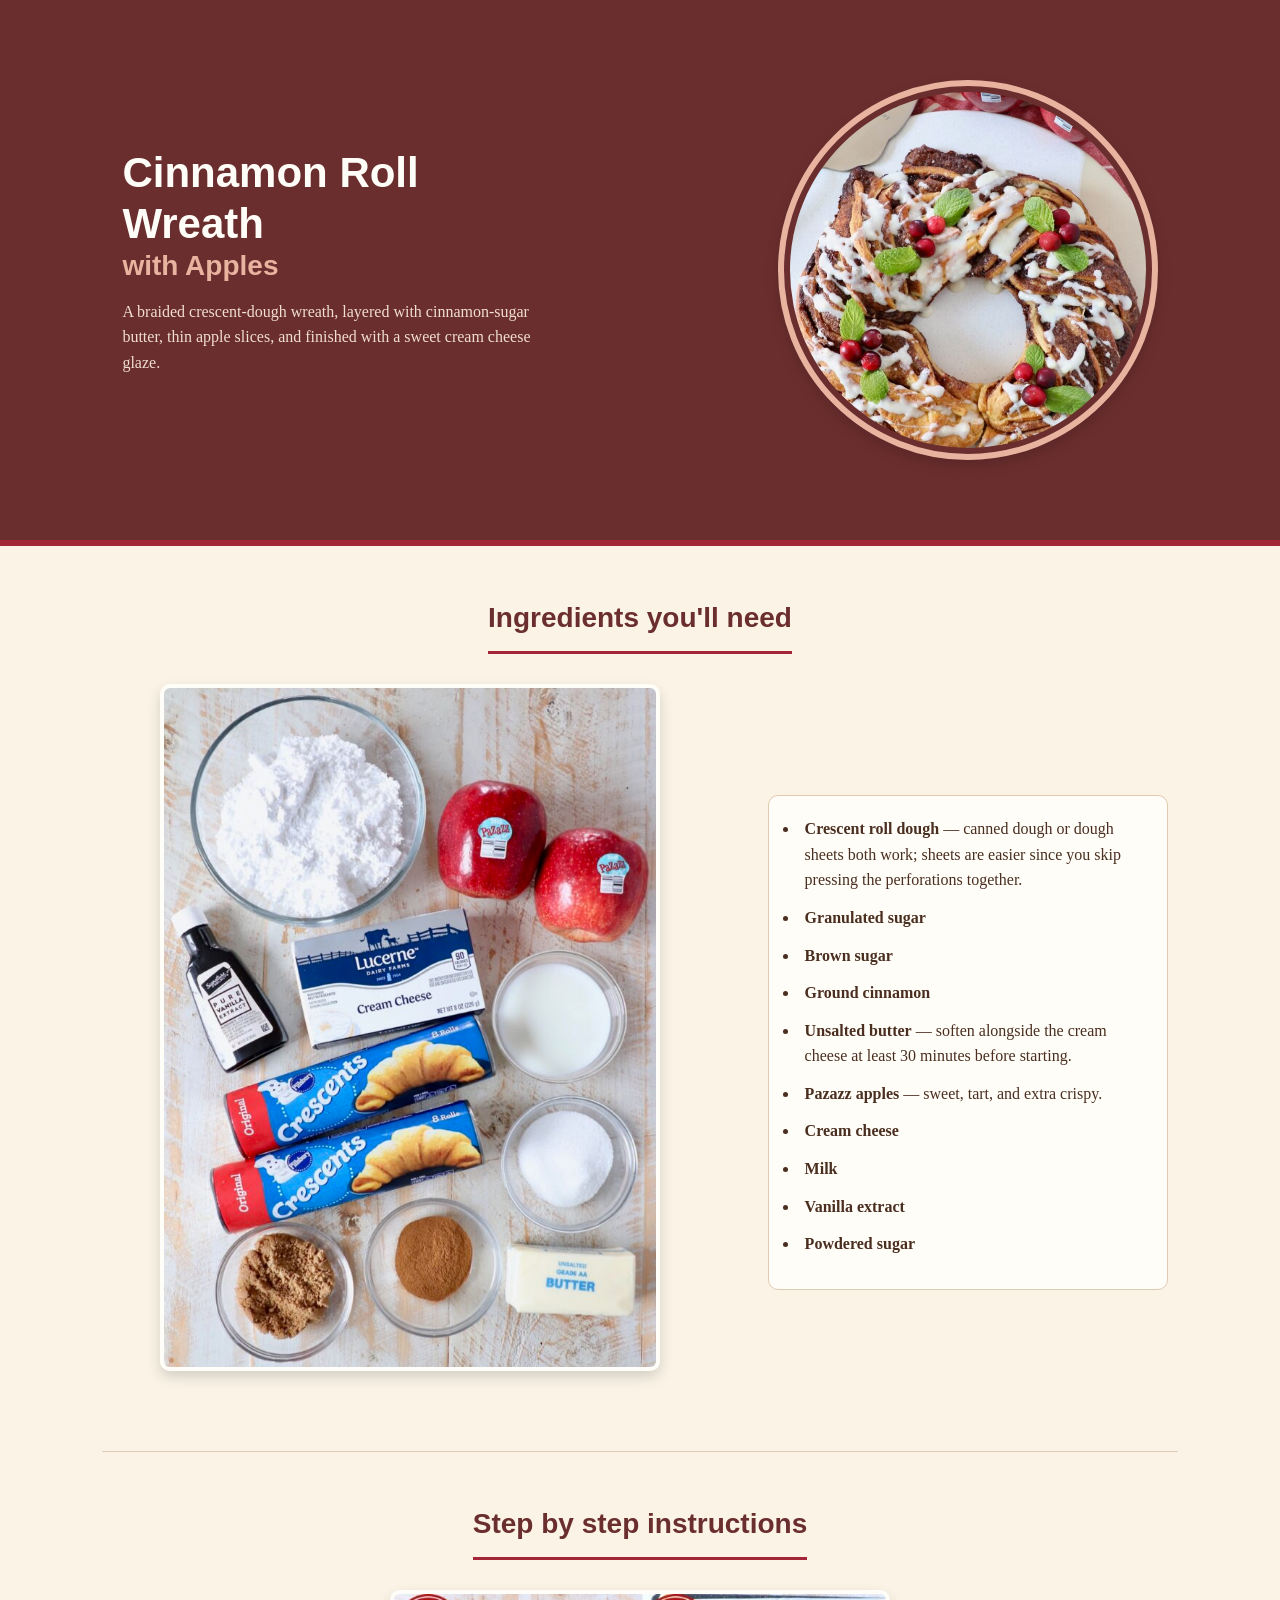
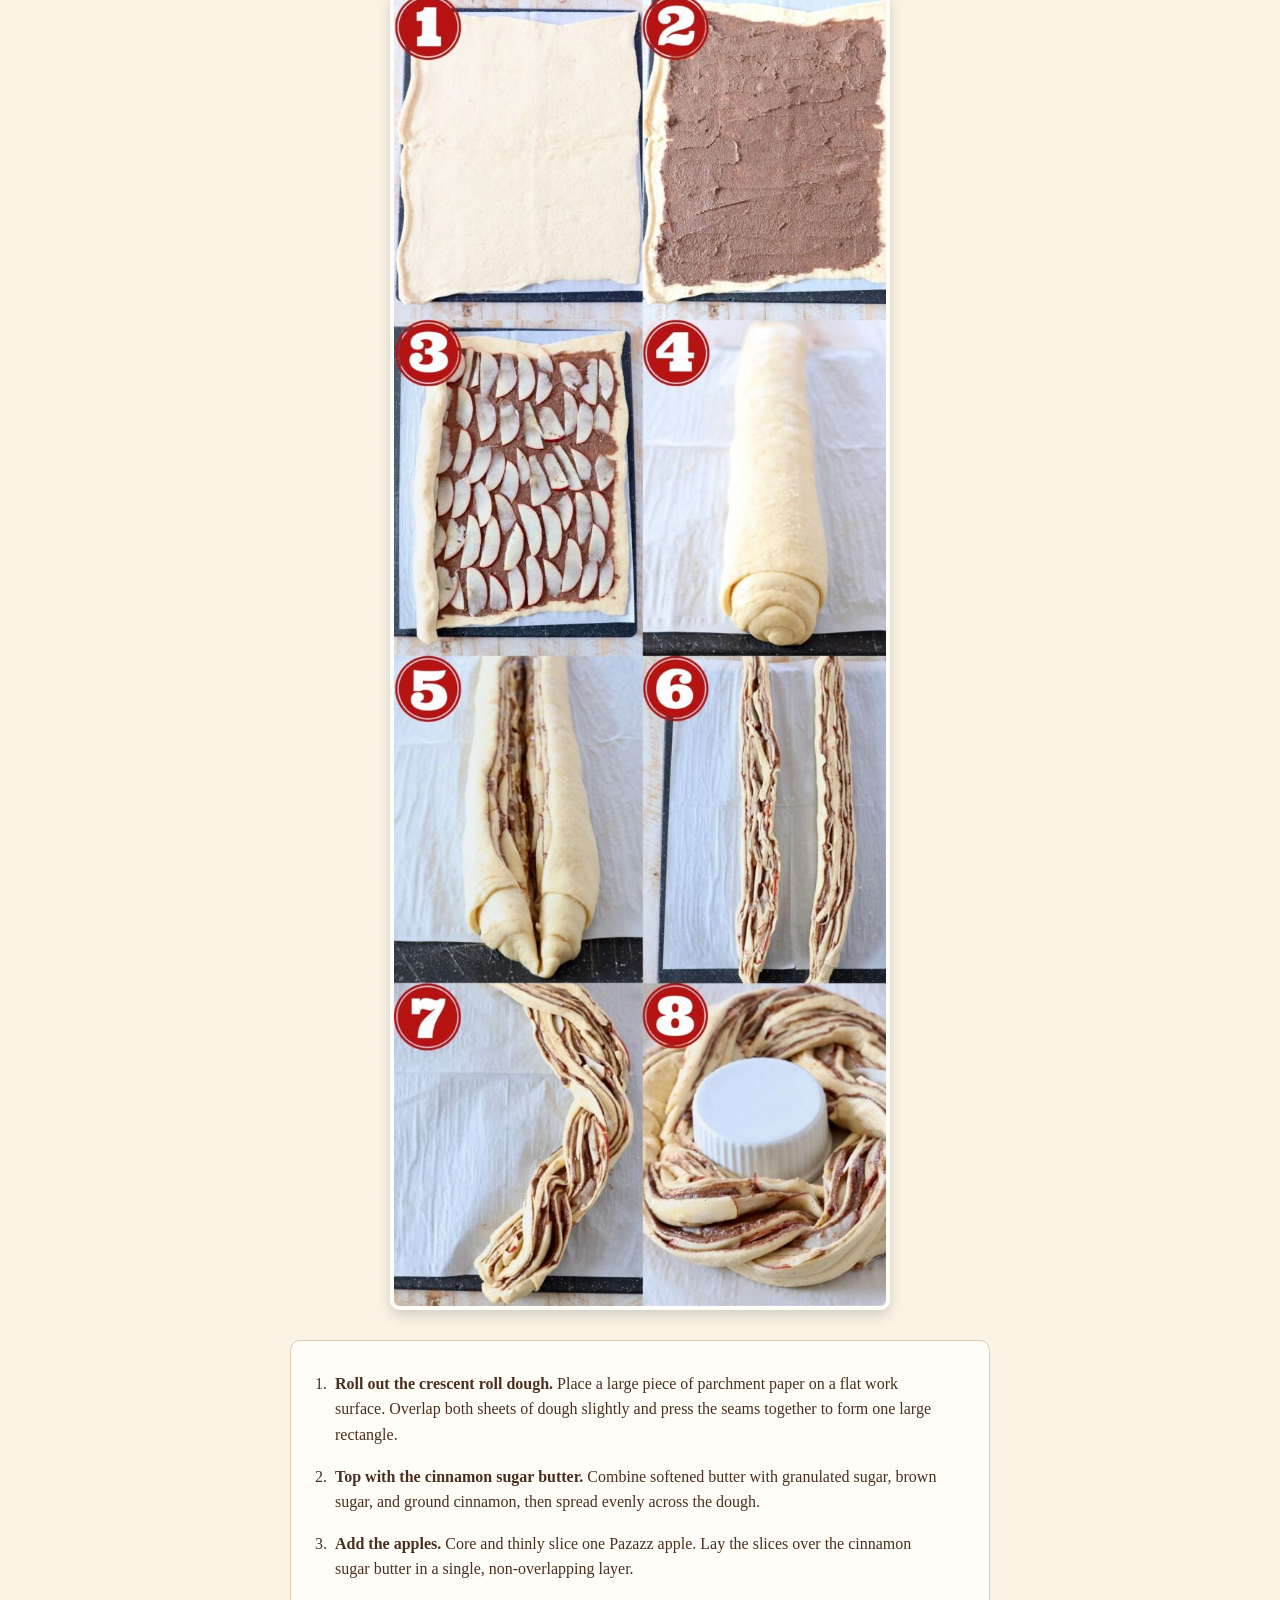
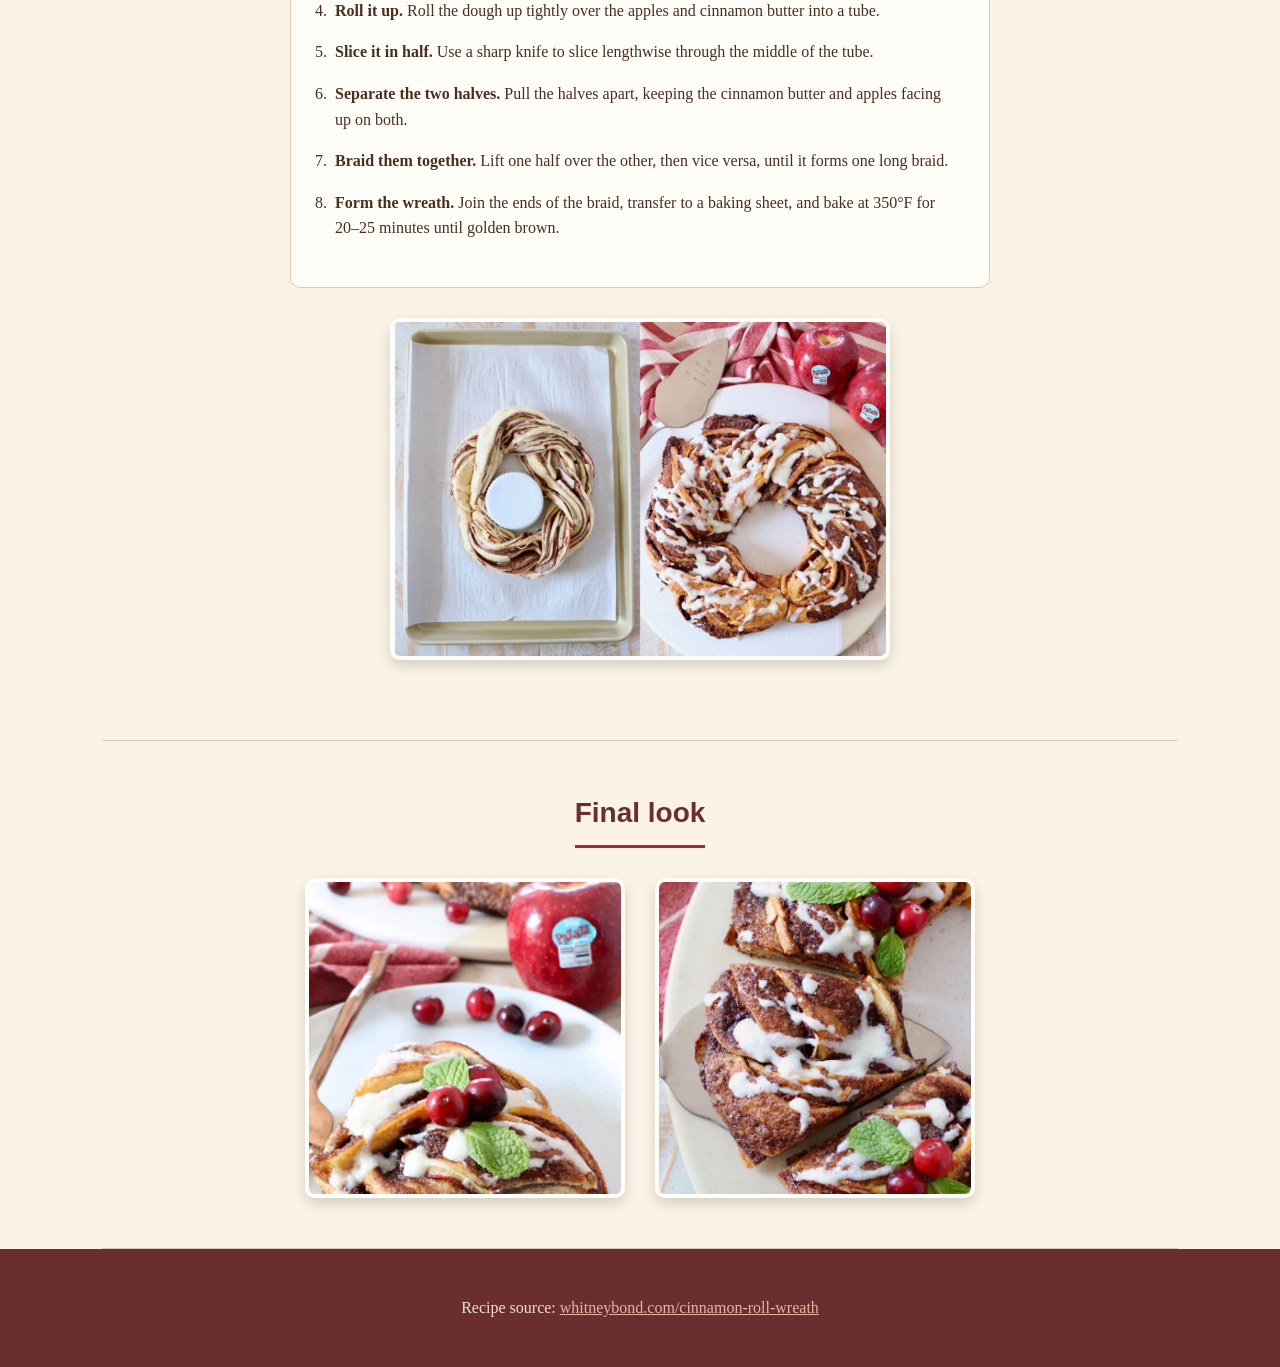
<file: assignment-3/index.html>
<!DOCTYPE html>
<html lang="th">
<head>
    <meta charset='utf-8'>
    <meta http-equiv='X-UA-Compatible' content='IE=edge'>
    <link rel='stylesheet' type='text/css' media='screen' href='main.css'>
    <title>Cinnamon Roll Wreath with Apples</title>
    <meta name='viewport' content='width=device-width, initial-scale=1'>
</head>
<body>

    <header class="hero">
        <div class="hero-text">
            <h1>Cinnamon Roll Wreath <span>with Apples</span></h1>
            <p class="subtitle">A braided crescent-dough wreath, layered with cinnamon-sugar butter, thin apple slices, and finished with a sweet cream cheese glaze.</p>
        </div>
        <img class="hero-img" src="pic/cinnamon-5.jpeg" alt="Finished cinnamon roll wreath with apples, glazed and topped with cranberries and mint">
    </header>

    <main>
        <section class="ingredients">
            <h2 class="section-title">Ingredients you'll need</h2>
            <div class="ingredients-flex">
                <img src="pic/cinnamon-1.jpeg" alt="cinnamon-1">
                <ul class="ingredients-list">
                    <li><strong>Crescent roll dough</strong> — canned dough or dough sheets both work; sheets are easier since you skip pressing the perforations together.</li>
                    <li><strong>Granulated sugar</strong></li>
                    <li><strong>Brown sugar</strong></li>
                    <li><strong>Ground cinnamon</strong></li>
                    <li><strong>Unsalted butter</strong> — soften alongside the cream cheese at least 30 minutes before starting.</li>
                    <li><strong>Pazazz apples</strong> — sweet, tart, and extra crispy.</li>
                    <li><strong>Cream cheese</strong></li>
                    <li><strong>Milk</strong></li>
                    <li><strong>Vanilla extract</strong></li>
                    <li><strong>Powdered sugar</strong></li>
                </ul>
            </div>
        </section>

        <section class="steps">
            <h2 class="section-title">Step by step instructions</h2>

            <img src="pic/cinnamon-2.jpeg" alt="cinnamon-2">

            <ol class="steps-list">
                <li><strong>Roll out the crescent roll dough.</strong> Place a large piece of parchment paper on a flat work surface. Overlap both sheets of dough slightly and press the seams together to form one large rectangle.</li>
                <li><strong>Top with the cinnamon sugar butter.</strong> Combine softened butter with granulated sugar, brown sugar, and ground cinnamon, then spread evenly across the dough.</li>
                <li><strong>Add the apples.</strong> Core and thinly slice one Pazazz apple. Lay the slices over the cinnamon sugar butter in a single, non-overlapping layer.</li>
                <li><strong>Roll it up.</strong> Roll the dough up tightly over the apples and cinnamon butter into a tube.</li>
                <li><strong>Slice it in half.</strong> Use a sharp knife to slice lengthwise through the middle of the tube.</li>
                <li><strong>Separate the two halves.</strong> Pull the halves apart, keeping the cinnamon butter and apples facing up on both.</li>
                <li><strong>Braid them together.</strong> Lift one half over the other, then vice versa, until it forms one long braid.</li>
                <li><strong>Form the wreath.</strong> Join the ends of the braid, transfer to a baking sheet, and bake at 350°F for 20–25 minutes until golden brown.</li>
            </ol>

            <img src="pic/cinnamon-6.jpeg" alt="cinnamon-6">
        </section>

        <section class="gallery">
            <h2 class="section-title">Final look</h2>
            <div class="gallery-flex">
                <img src="pic/cinnamon-3.jpeg" alt="cinnamon-3">
                <img src="pic/cinnamon-4.jpeg" alt="cinnamon-4">
            </div>
        </section>
    </main>

    <footer>
        <p>Recipe source: <a href="https://whitneybond.com/cinnamon-roll-wreath/" target="_blank" rel="noopener">whitneybond.com/cinnamon-roll-wreath</a></p>
    </footer>

</body>
</html>
</file>
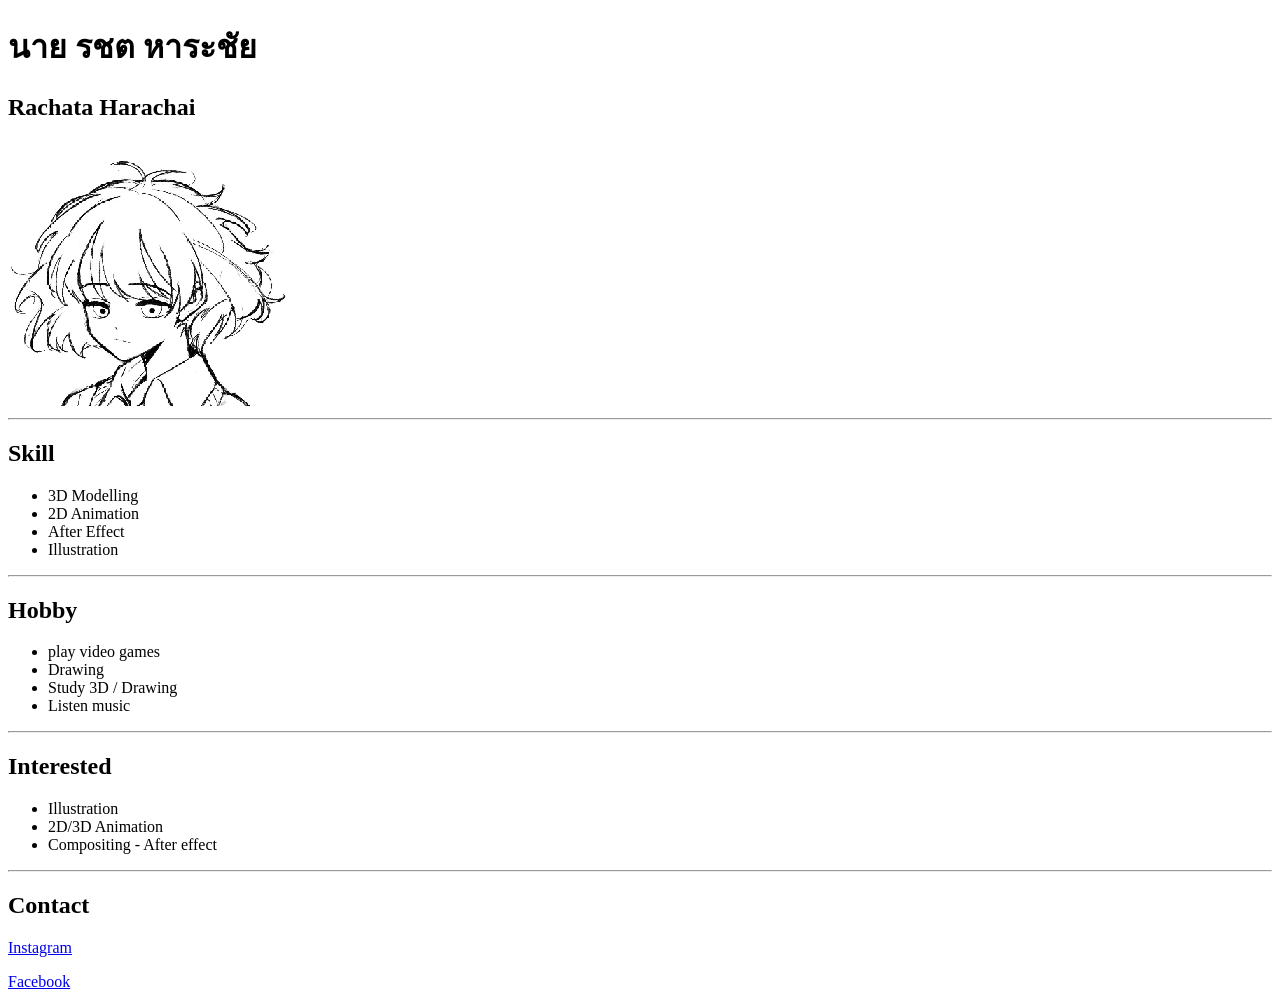
<file: Portfolio.html>
<!DOCTYPE html>
<head>
    <title>Portfolio</title>
</head>
<body>

    <h1>นาย รชต หาระชัย</h1>
    <h2>Rachata Harachai</h2>
    <img src="Profile2.jpg" alt="Profile img">
    <hr>
    
    <section>
        <h2>Skill</h2>
        <ul>
            <li>3D Modelling</li>
            <li>2D Animation</li>
            <li>After Effect</li>
            <li>Illustration</li>
        </ul>
    </section>
    <hr>

     <section>
        <h2>Hobby</h2>
        <ul>
            <li>play video games</li>
            <li>Drawing</li>
            <li>Study 3D / Drawing</li>
            <li>Listen music</li>
        </ul>
    </section>
    <hr>

    <section>
        <h2>Interested</h2>
        <ul>
            <li>Illustration</li>
            <li>2D/3D Animation</li>
            <li>Compositing - After effect</li>
        </ul>
    </section>
    <hr>

    <section>
        <h2>Contact</h2>
        <p><a href = https://www.instagram.com/mrh.rachata>Instagram</a></p>
        <p><a href = https://www.facebook.com/Manzero0X>Facebook</a></p>
    </section>
</body>
</file>
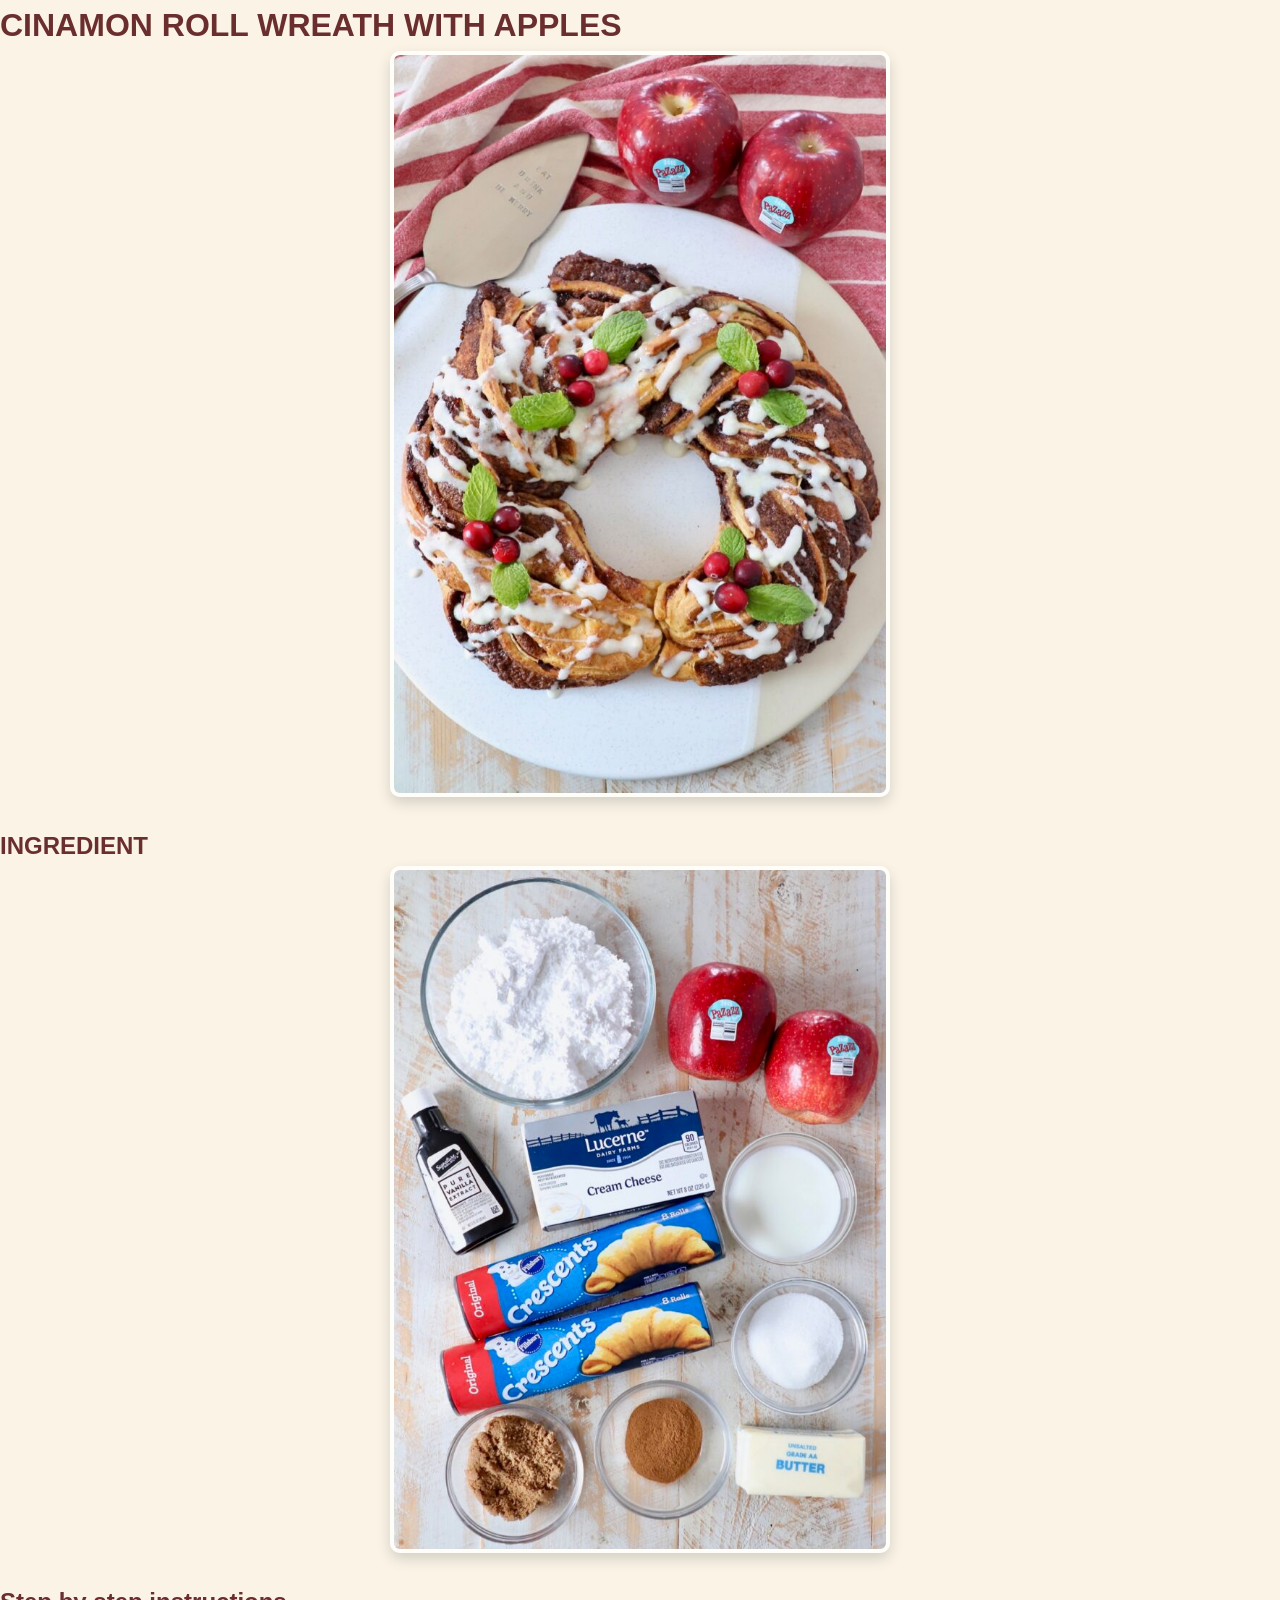
<file: assignment-3/recipe.html>
<!DOCTYPE html>
<html>
<head>
	<meta charset='utf-8'>
	<meta http-equiv='X-UA-Compatible' content='IE=edge'>
	<link rel='stylesheet' type='text/css' media='screen' href='main.css'>
	<title>Cinnamon Roll Wreath with Apples</title>
	<meta name='viewport' content='width=device-width, initial-scale=1'>
</head>
<body>
	<div>
		<h1>CINAMON ROLL WREATH WITH APPLES</h1>
	</div>

        <div > 
        	<img src="pic/cinnamon-5.jpeg" alt="cinnamon-5">
        </div>

	<div>
		<h2>INGREDIENT</h2>
		<img src="pic/cinnamon-1.jpeg" alt="cinnamon-5">
	</div>

	<div>
		<h2>Step by step instructions</h2>
	</div>


</body>
</html>
</file>
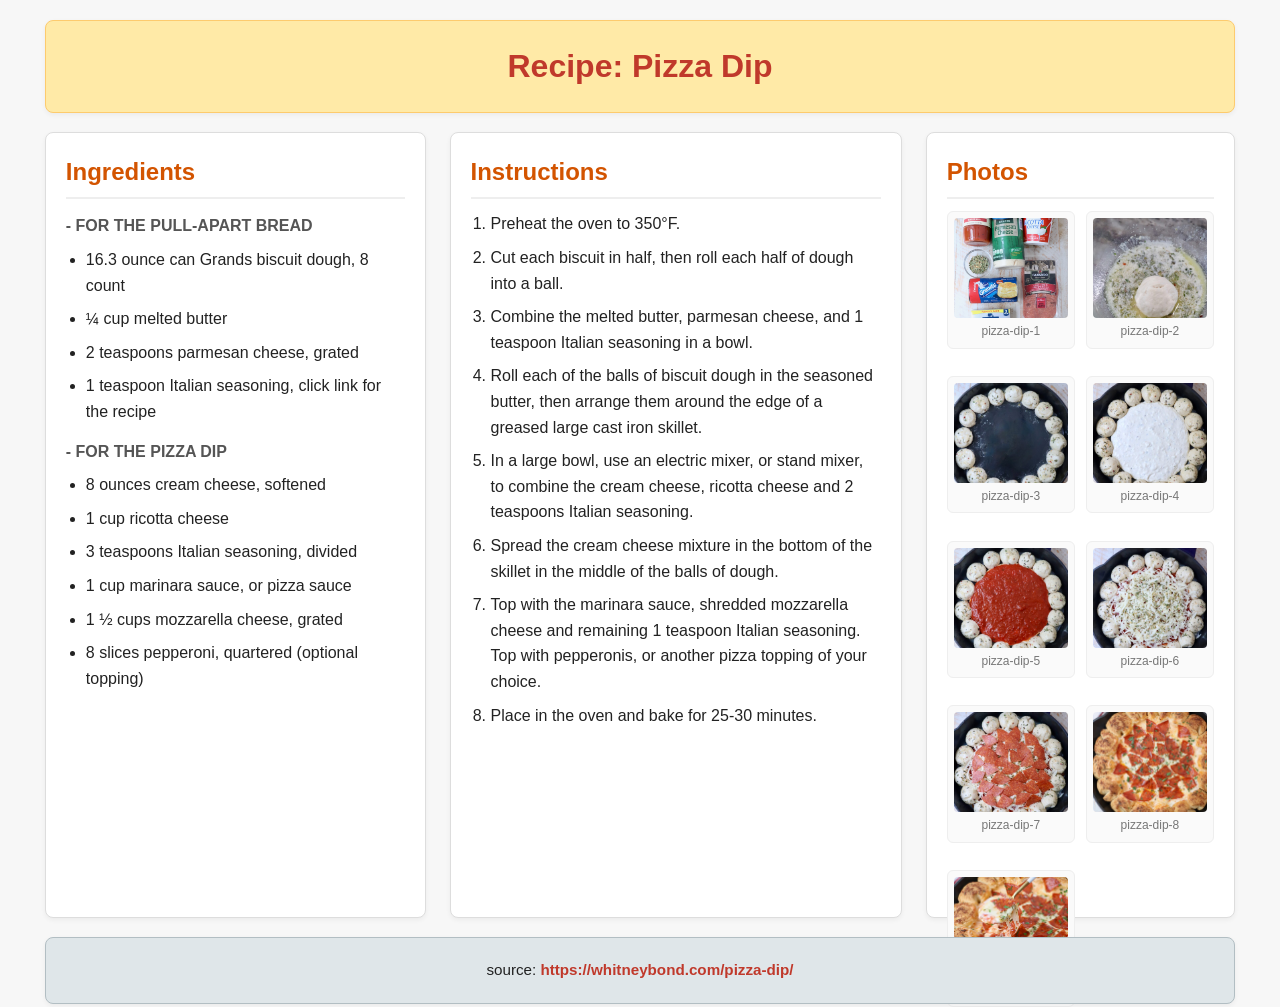
<file: assignment4/recipe.html>
<!DOCTYPE html>
<html lang="en">
<head>
    <meta charset='utf-8'>
    <meta http-equiv='X-UA-Compatible' content='IE=edge'>
    <title>Recipe: Pizza Dip</title>
    <meta name='viewport' content='width=device-width, initial-scale=1'>
    <link rel='stylesheet' type='text/css' media='screen' href='main.css'>
</head>
<body>
    <div class="grid-container">
        <!-- 1: Header -->
        <div id="header">
            <h1>Recipe: Pizza Dip</h1>
        </div>

        <!-- 2: Ingredients (main1) -->
        <div id="main1">
            <h2>Ingredients</h2>
            
            <h3>- FOR THE PULL-APART BREAD</h3>
            <ul>
                <li>16.3 ounce can Grands biscuit dough, 8 count</li>
                <li>&frac14; cup melted butter</li>
                <li>2 teaspoons parmesan cheese, grated</li>
                <li>1 teaspoon Italian seasoning, click link for the recipe</li>
            </ul>

            <h3>- FOR THE PIZZA DIP</h3>
            <ul>
                <li>8 ounces cream cheese, softened</li>
                <li>1 cup ricotta cheese</li>
                <li>3 teaspoons Italian seasoning, divided</li>
                <li>1 cup marinara sauce, or pizza sauce</li>
                <li>1 &frac12; cups mozzarella cheese, grated</li>
                <li>8 slices pepperoni, quartered (optional topping)</li>
            </ul>
        </div>

        <!-- 3: Instructions (main2) -->
        <div id="main2">
            <h2>Instructions</h2>
            <ol>
                <li>Preheat the oven to 350&deg;F.</li>
                <li>Cut each biscuit in half, then roll each half of dough into a ball.</li>
                <li>Combine the melted butter, parmesan cheese, and 1 teaspoon Italian seasoning in a bowl.</li>
                <li>Roll each of the balls of biscuit dough in the seasoned butter, then arrange them around the edge of a greased large cast iron skillet.</li>
                <li>In a large bowl, use an electric mixer, or stand mixer, to combine the cream cheese, ricotta cheese and 2 teaspoons Italian seasoning.</li>
                <li>Spread the cream cheese mixture in the bottom of the skillet in the middle of the balls of dough.</li>
                <li>Top with the marinara sauce, shredded mozzarella cheese and remaining 1 teaspoon Italian seasoning. Top with pepperonis, or another pizza topping of your choice.</li>
                <li>Place in the oven and bake for 25-30 minutes.</li>
            </ol>
        </div>

        <!-- 4: Right / Images Step-by-Step Gallery -->
        <div id="right">
            <h2>Photos</h2>
            <div class="gallery-container">
                <div class="photo-item">
                    <img src="pic/pizza-dip-1.jpeg" alt="pizza-dip-1">
                    <span>pizza-dip-1</span>
                </div>
                <div class="photo-item">
                    <img src="pic/pizza-dip-2.jpeg" alt="pizza-dip-2">
                    <span>pizza-dip-2</span>
                </div>
                <div class="photo-item">
                    <img src="pic/pizza-dip-3.jpeg" alt="pizza-dip-3">
                    <span>pizza-dip-3</span>
                </div>
                <div class="photo-item">
                    <img src="pic/pizza-dip-4.jpeg" alt="pizza-dip-4">
                    <span>pizza-dip-4</span>
                </div>
                <div class="photo-item">
                    <img src="pic/pizza-dip-5.jpeg" alt="pizza-dip-5">
                    <span>pizza-dip-5</span>
                </div>
                <div class="photo-item">
                    <img src="pic/pizza-dip-6.jpeg" alt="pizza-dip-6">
                    <span>pizza-dip-6</span>
                </div>
                <div class="photo-item">
                    <img src="pic/pizza-dip-7.jpeg" alt="pizza-dip-7">
                    <span>pizza-dip-7</span>
                </div>
                <div class="photo-item">
                    <img src="pic/pizza-dip-8.jpeg" alt="pizza-dip-8">
                    <span>pizza-dip-8</span>
                </div>
                <div class="photo-item">
                    <img src="pic/pizza-dip-9.jpeg" alt="pizza-dip-9">
                    <span>pizza-dip-9</span>
                </div>
            </div>
        </div>

        <!-- 5: Footer -->
        <div id="footer">
            <p>source: <a href="https://whitneybond.com/pizza-dip/" target="_blank">https://whitneybond.com/pizza-dip/</a></p>
        </div>
    </div>
</body>
</html>
</file>
<file: assignment-3/main.css>
* {
    box-sizing: border-box;
}

body {
    margin: 0;
    padding: 0;
    background-color: #FAF3E6;
    color: #4A2E1F;
    font-family: 'Georgia', 'Trebuchet MS', serif;
    line-height: 1.6;
}

h1, h2 {
    font-family: 'Trebuchet MS', 'Georgia', sans-serif;
    color: #6B2E2E;
    margin: 0;
}

a {
    color: #A32638;
}

.hero {
    display: flex;
    flex-wrap: wrap;
    align-items: center;
    justify-content: space-between;
    background-color: #6B2E2E;
    padding: 60px 8%;
    margin: 0;
    border-bottom: 6px solid #A32638;
}

.hero-text {
    width: 45%;
    padding: 20px;
    text-align: left;
}

.hero h1 {
    color: #FFFDF8;
    font-size: 42px;
    line-height: 1.2;
    margin-bottom: 16px;
}

.hero h1 span {
    display: block;
    color: #E8B4A0;
    font-size: 28px;
}

.subtitle {
    color: #F0DED0;
    font-size: 16px;
}

.hero-img {
    width: 380px;
    height: 380px;
    object-fit: cover;
    border-radius: 50%;
    border: 6px solid #E8B4A0;
    padding: 6px;
    margin: 20px;
}


main {
    padding: 0 8%;
}

section {
    padding: 50px 0;
    border-bottom: 1px solid #E0CBB0;
}

.section-title {
    text-align: center;
    font-size: 28px;
    margin-bottom: 30px;
    padding-bottom: 10px;
    border-bottom: 3px solid #A32638;
    display: inline-block;
}

.ingredients, .steps, .gallery {
    text-align: center;
}


.ingredients-flex {
    display: flex;
    flex-wrap: wrap;
    align-items: center;
    justify-content: center;
    gap: 40px;
    text-align: left;
}

.ingredients-list {
    width: 400px;
    padding: 20px 30px;
    margin: 10px;
    background-color: #FFFDF8;
    border: 1px solid #E0CBB0;
    border-radius: 10px;
}

.ingredients-list li {
    margin-bottom: 12px;
    padding-left: 6px;
}


img{
    width: 100%;
    max-width: 500px;
    height: auto;
    border: 4px solid #FFFDF8;
    border-radius: 10px;
    box-shadow: 0 6px 14px rgba(0,0,0,0.15);
    margin: 0 auto 30px auto;
    display: block;
}

.steps-list {
    width: 100%;
    max-width: 700px;
    margin: 0 auto 30px auto;
    padding: 30px 40px;
    text-align: left;
    background-color: #FFFDF8;
    border: 1px solid #E0CBB0;
    border-radius: 10px;
}

.steps-list li {
    margin-bottom: 16px;
    padding-left: 4px;
}

.gallery-flex {
    display: flex;
    flex-wrap: wrap;
    justify-content: center;
    gap: 30px;
}

.gallery-flex img {
    width: 320px;
    height: 320px;
    object-fit: cover;
    border: 4px solid #FFFDF8;
    border-radius: 10px;
    box-shadow: 0 6px 14px rgba(0,0,0,0.15);
    margin: 0;
}


footer {
    text-align: center;
    padding: 30px 8%;
    background-color: #6B2E2E;
    color: #F0DED0;
}

footer a {
    color: #E8B4A0;
}
</file>
<file: assignment4/main.css>
/* Global Reset & Base Styling */
* {
    box-sizing: border-box;
    margin: 0;
    padding: 0;
}

body {
    font-family: Arial, Helvetica, sans-serif;
    background-color: #f7f7f7;
    color: #222222;
    line-height: 1.6;
    padding: 20px;
}

.grid-container {
    display: grid;
    grid-template-columns: 32% 38% 26%;
    grid-gap: 2%;
    max-width: 1200px;
    width: 96%;
    margin: 0 auto;
}

/* Styling for Each Grid Box */
.grid-container > div {
    background-color: #ffffff;
    border: 1px solid #dddddd;
    border-radius: 8px;
    padding: 20px;
    box-shadow: 0 2px 5px rgba(0, 0, 0, 0.05);
	height: auto;
}

/* Headings */
h1 {
    color: #c0392b;
    font-size: 2rem;
}

h2 {
    color: #d35400;
    margin-bottom: 12px;
    border-bottom: 2px solid #eee;
    padding-bottom: 6px;
}

h3 {
    color: #555555;
    font-size: 1rem;
    margin: 14px 0 8px 0;
}

/* Lists */
ul, ol {
    padding-left: 20px;
    margin-bottom: 10px;
}

li {
    margin-bottom: 8px;
}

/* Image / Gallery Layout */
.gallery-container {
    display: grid;
    grid-template-columns: repeat(2, 48%);
    grid-gap: 4%;
}

.photo-item {
    text-align: center;
    background: #fafafa;
    border: 1px solid #eee;
    padding: 6px;
    border-radius: 6px;
}

.photo-item img {
    width: 100%;
    height: 100px;
    object-fit: cover;
    border-radius: 4px;
    display: block;
}

.photo-item span {
    display: block;
    font-size: 0.75rem;
    color: #777;
    margin-top: 4px;
}

/* 1: Header (Spans all 3 columns) */
#header {
    grid-column: 1 / span 3;
    text-align: center;
    background-color: #ffeaa7;
    border-color: #fdcb6e;
}

/* 2: Ingredients */
#main1 {
    grid-column: 1 / span 1;
}

/* 3: Instructions */
#main2 {
    grid-column: 2 / span 1;
}

/* 4: Photos (Right) */
#right {
    grid-column: 3 / span 1;
}

/* 5: Footer (Spans all 3 columns) */
#footer {
    grid-column: 1 / span 3;
    text-align: center;
    background-color: #dfe6e9;
    border-color: #b2bec3;
    font-size: 0.95rem;
}

#footer a {
    color: #c0392b;
    text-decoration: none;
    font-weight: bold;
}

#footer a:hover {
    text-decoration: underline;
}

@media only screen and (max-width: 768px) {
    .grid-container {
        grid-template-columns: 48% 48%;
        grid-gap: 4%;
        width: 100%;
    }

    #header {
        grid-column: 1 / span 2;
    }

    #main1 {
        grid-column: 1 / span 1;
    }

    #main2 {
        grid-column: 2 / span 1;
    }

    #right {
        grid-column: 1 / span 2;
    }

    .gallery-container {
        grid-template-columns: repeat(3, 31%);
        grid-gap: 3.5%;
    }

    #footer {
        grid-column: 1 / span 2;
    }
}

@media only screen and (max-width: 480px) {
    body {
        padding: 10px;
    }

    .grid-container {
        grid-template-columns: 100%;
        grid-gap: 15px;
        width: 100%;
    }

    #header {
        grid-column: 1 / span 1;
        padding: 15px;
    }

    h1 {
        font-size: 1.5rem;
    }

    #main1 {
        grid-column: 1 / span 1;
    }

    #main2 {
        grid-column: 1 / span 1;
    }

    #right {
        grid-column: 1 / span 1;
    }

    .gallery-container {
        grid-template-columns: repeat(2, 48%);
        grid-gap: 4%;
    }

    #footer {
        grid-column: 1 / span 1;
    }
}
</file>
